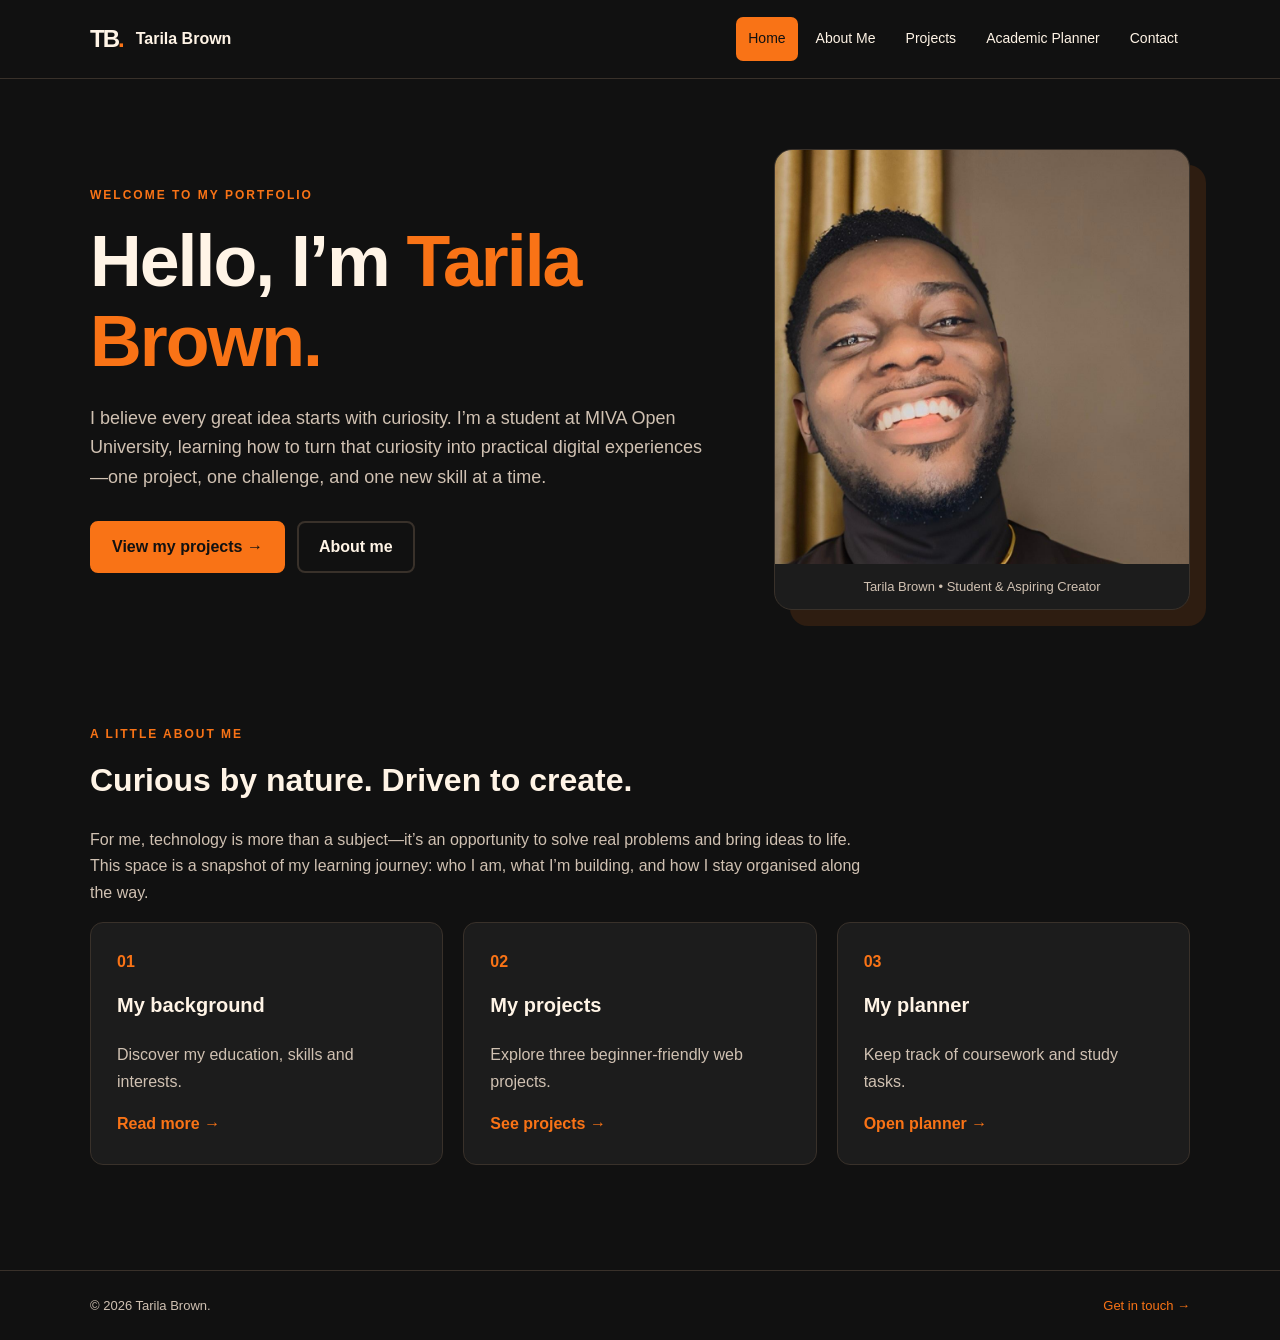
<file: index.html>
<!DOCTYPE html>
<html lang="en">
<head>
  <meta charset="UTF-8">
  <meta name="viewport" content="width=device-width, initial-scale=1">
  <meta name="description" content="Meet Tarila Brown: MIVA Open University student, curious thinker and aspiring technology creator.">
  <title>Home | Tarila Brown</title>
  <link rel="stylesheet" href="style.css">
  <script src="script.js" defer></script>
</head>
<body>
  <header class="site-header">
    <div class="container header-inner">
      <a class="brand" href="index.html"><span class="brand-mark">TB<span>.</span></span> Tarila Brown</a>
      <button class="menu-toggle" type="button" aria-expanded="false" aria-controls="site-nav">Menu ☰</button>
      <nav id="site-nav" class="site-nav" aria-label="Main navigation"><a href="index.html" aria-current="page">Home</a>
<a href="about.html">About Me</a>
<a href="projects.html">Projects</a>
<a href="planner.html">Academic Planner</a>
<a href="contact.html">Contact</a></nav>
    </div>
  </header>
  <main id="main-content" class="container">
<section class="hero"><div class="hero-copy"><p class="eyebrow">WELCOME TO MY PORTFOLIO</p><h1>Hello, I’m <span class="accent">Tarila Brown.</span></h1><p class="lead">I believe every great idea starts with curiosity. I’m a student at MIVA Open University, learning how to turn that curiosity into practical digital experiences—one project, one challenge, and one new skill at a time.</p><div class="button-row"><a class="btn" href="projects.html">View my projects →</a><a class="btn btn-outline" href="about.html">About me</a></div></div><div class="portrait-frame"><img src="images/tarila-brown.jpg" alt="Photograph of Tarila Brown"><span class="portrait-note">Tarila Brown • Student &amp; Aspiring Creator</span></div></section>
<section class="section"><div class="section-heading"><p class="eyebrow">A LITTLE ABOUT ME</p><h2>Curious by nature. Driven to create.</h2></div><p class="body-copy">For me, technology is more than a subject—it’s an opportunity to solve real problems and bring ideas to life. This space is a snapshot of my learning journey: who I am, what I’m building, and how I stay organised along the way.</p><div class="feature-grid"><article class="card"><span class="card-icon">01</span><h3>My background</h3><p>Discover my education, skills and interests.</p><a class="text-link" href="about.html">Read more →</a></article><article class="card"><span class="card-icon">02</span><h3>My projects</h3><p>Explore three beginner-friendly web projects.</p><a class="text-link" href="projects.html">See projects →</a></article><article class="card"><span class="card-icon">03</span><h3>My planner</h3><p>Keep track of coursework and study tasks.</p><a class="text-link" href="planner.html">Open planner →</a></article></div></section></main>
  <footer class="site-footer"><div class="container footer-inner"><p>&copy; <span id="year">2026</span> Tarila Brown.</p><a href="contact.html">Get in touch →</a></div></footer>
</body>
</html>
</file>
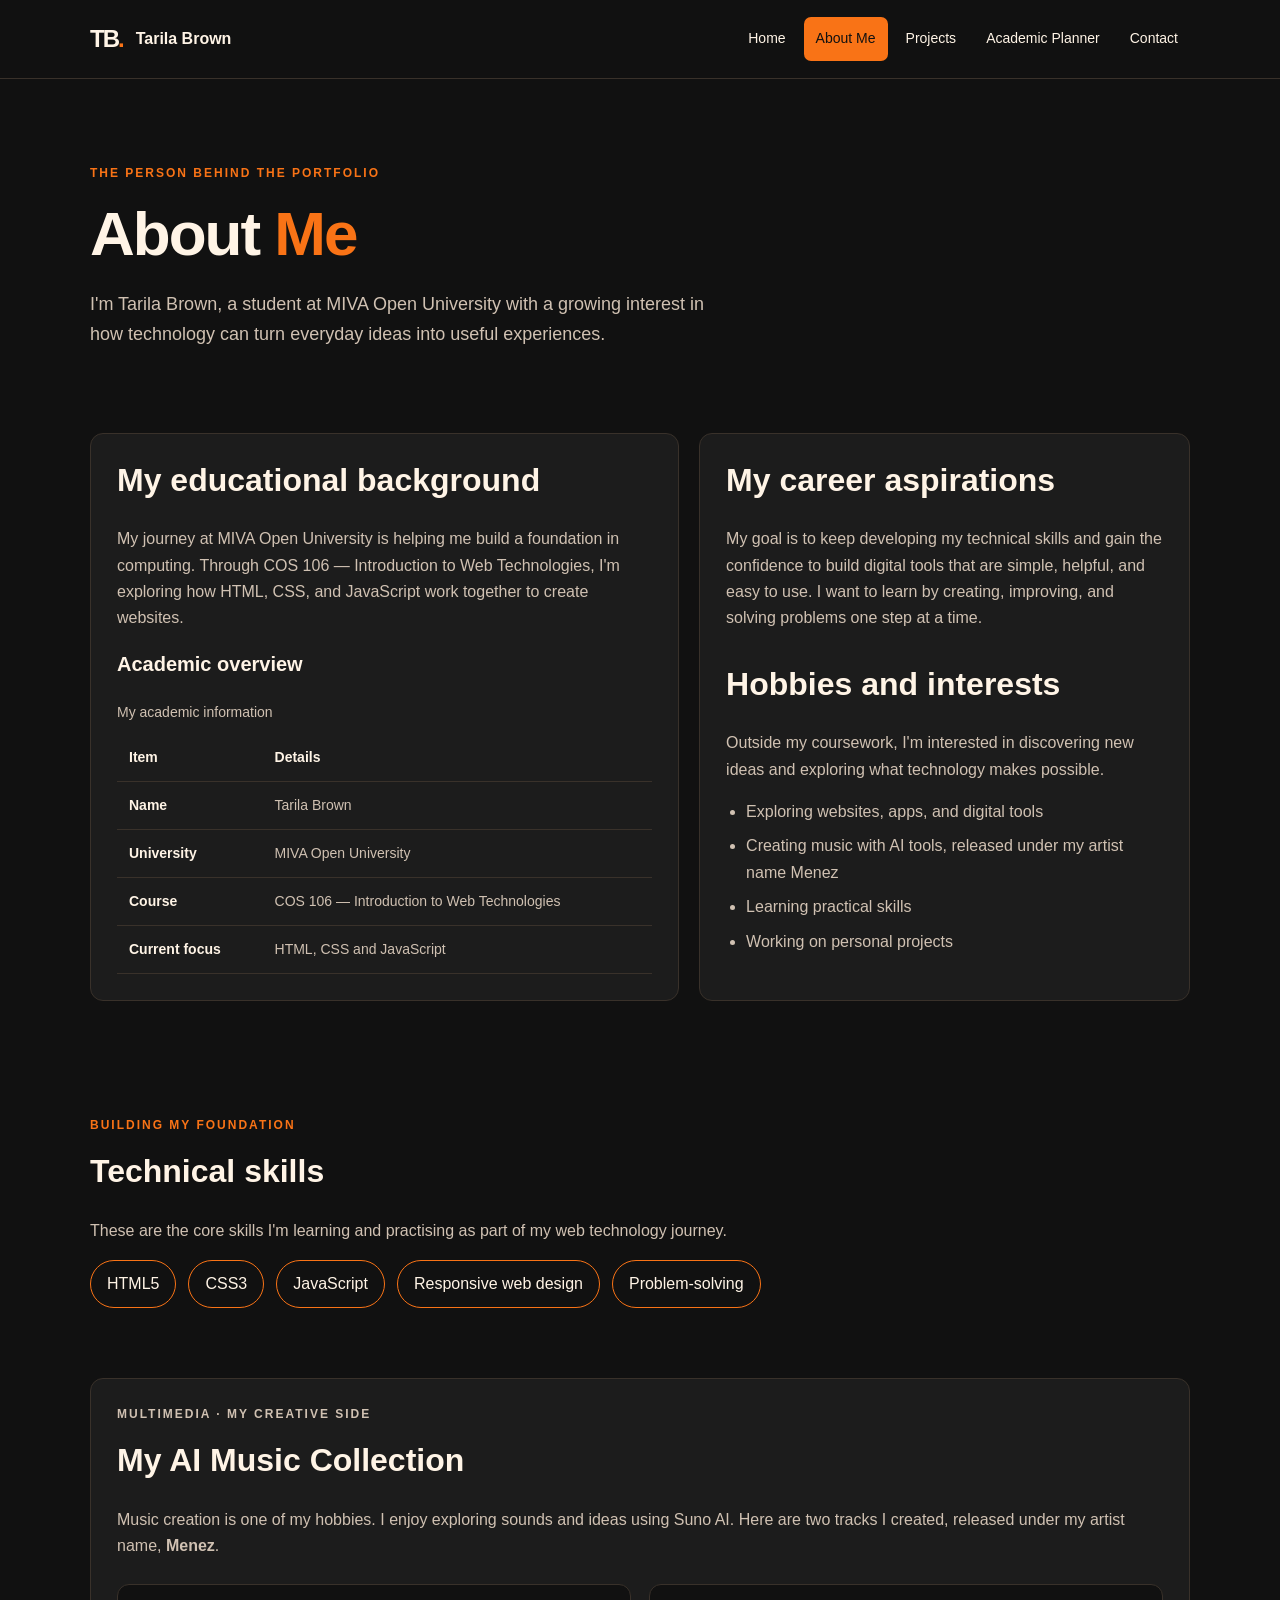
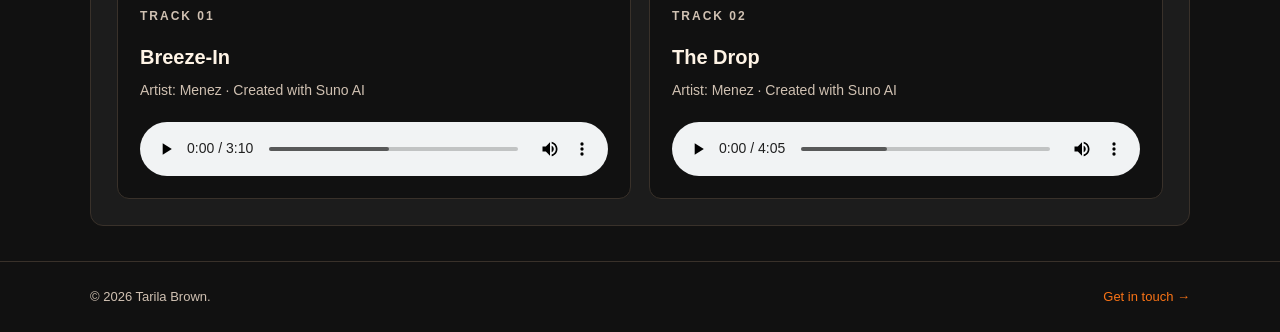
<file: about.html>
<!DOCTYPE html>
<html lang="en">
<head>
  <meta charset="UTF-8">
  <meta name="viewport" content="width=device-width, initial-scale=1">
  <meta name="description" content="Learn about Tarila Brown’s education, interests, skills, and goals.">
  <title>About Me | Tarila Brown</title>
  <link rel="stylesheet" href="style.css">
  <script src="script.js" defer></script>
</head>
<body>
  <header class="site-header">
    <div class="container header-inner">
      <a class="brand" href="index.html"><span class="brand-mark">TB<span>.</span></span> Tarila Brown</a>
      <button class="menu-toggle" type="button" aria-expanded="false" aria-controls="site-nav">Menu ☰</button>
      <nav id="site-nav" class="site-nav" aria-label="Main navigation"><a href="index.html">Home</a>
<a href="about.html" aria-current="page">About Me</a>
<a href="projects.html">Projects</a>
<a href="planner.html">Academic Planner</a>
<a href="contact.html">Contact</a></nav>
    </div>
  </header>
  <main id="main-content" class="container">
<section class="page-intro">
  <p class="eyebrow">THE PERSON BEHIND THE PORTFOLIO</p>
  <h1>About <span class="accent">Me</span></h1>
  <p class="lead">I'm Tarila Brown, a student at MIVA Open University with a growing interest in how technology can turn everyday ideas into useful experiences.</p>
</section>
<section class="section two-col">
  <article class="card">
    <h2>My educational background</h2>
    <p>My journey at MIVA Open University is helping me build a foundation in computing. Through COS 106 — Introduction to Web Technologies, I'm exploring how HTML, CSS, and JavaScript work together to create websites.</p>
    <h3>Academic overview</h3>
    <div class="table-wrap"><table>
      <caption>My academic information</caption>
      <thead><tr><th scope="col">Item</th><th scope="col">Details</th></tr></thead>
      <tbody>
        <tr><th scope="row">Name</th><td>Tarila Brown</td></tr>
        <tr><th scope="row">University</th><td>MIVA Open University</td></tr>
        <tr><th scope="row">Course</th><td>COS 106 — Introduction to Web Technologies</td></tr>
        <tr><th scope="row">Current focus</th><td>HTML, CSS and JavaScript</td></tr>
      </tbody>
    </table></div>
  </article>
  <article class="card">
    <h2>My career aspirations</h2>
    <p>My goal is to keep developing my technical skills and gain the confidence to build digital tools that are simple, helpful, and easy to use. I want to learn by creating, improving, and solving problems one step at a time.</p>
    <h2>Hobbies and interests</h2>
    <p>Outside my coursework, I'm interested in discovering new ideas and exploring what technology makes possible.</p>
    <ul class="bullet-list">
      <li>Exploring websites, apps, and digital tools</li>
      <li>Creating music with AI tools, released under my artist name Menez</li>
      <li>Learning practical skills</li>
      <li>Working on personal projects</li>
    </ul>
  </article>
</section>
<section class="section">
  <div class="section-heading"><p class="eyebrow">BUILDING MY FOUNDATION</p><h2>Technical skills</h2></div>
  <p class="body-copy">These are the core skills I'm learning and practising as part of my web technology journey.</p>
  <div class="skill-list"><span>HTML5</span><span>CSS3</span><span>JavaScript</span><span>Responsive web design</span><span>Problem-solving</span></div>
</section>
<section class="section card media-card" aria-labelledby="music-heading">
  <div>
    <p class="eyebrow">MULTIMEDIA · MY CREATIVE SIDE</p>
    <h2 id="music-heading">My AI Music Collection</h2>
    <p>Music creation is one of my hobbies. I enjoy exploring sounds and ideas using Suno AI. Here are two tracks I created, released under my artist name, <strong>Menez</strong>.</p>
  </div>
  <div class="music-grid">
    <article class="music-track">
      <p class="eyebrow">TRACK 01</p>
      <h3>Breeze-In</h3>
      <p>Artist: Menez · Created with Suno AI</p>
      <audio controls preload="metadata" aria-label="Listen to Breeze-In by Menez">
        <source src="media/Breeze-In.mp3" type="audio/mpeg">
        Your browser does not support audio playback.
      </audio>
    </article>
    <article class="music-track">
      <p class="eyebrow">TRACK 02</p>
      <h3>The Drop</h3>
      <p>Artist: Menez · Created with Suno AI</p>
      <audio controls preload="metadata" aria-label="Listen to The Drop by Menez">
        <source src="media/The%20Drop.mp3" type="audio/mpeg">
        Your browser does not support audio playback.
      </audio>
    </article>
  </div>
</section>
</main>
  <footer class="site-footer"><div class="container footer-inner"><p>&copy; <span id="year">2026</span> Tarila Brown.</p><a href="contact.html">Get in touch →</a></div></footer>
</body>
</html>
</file>
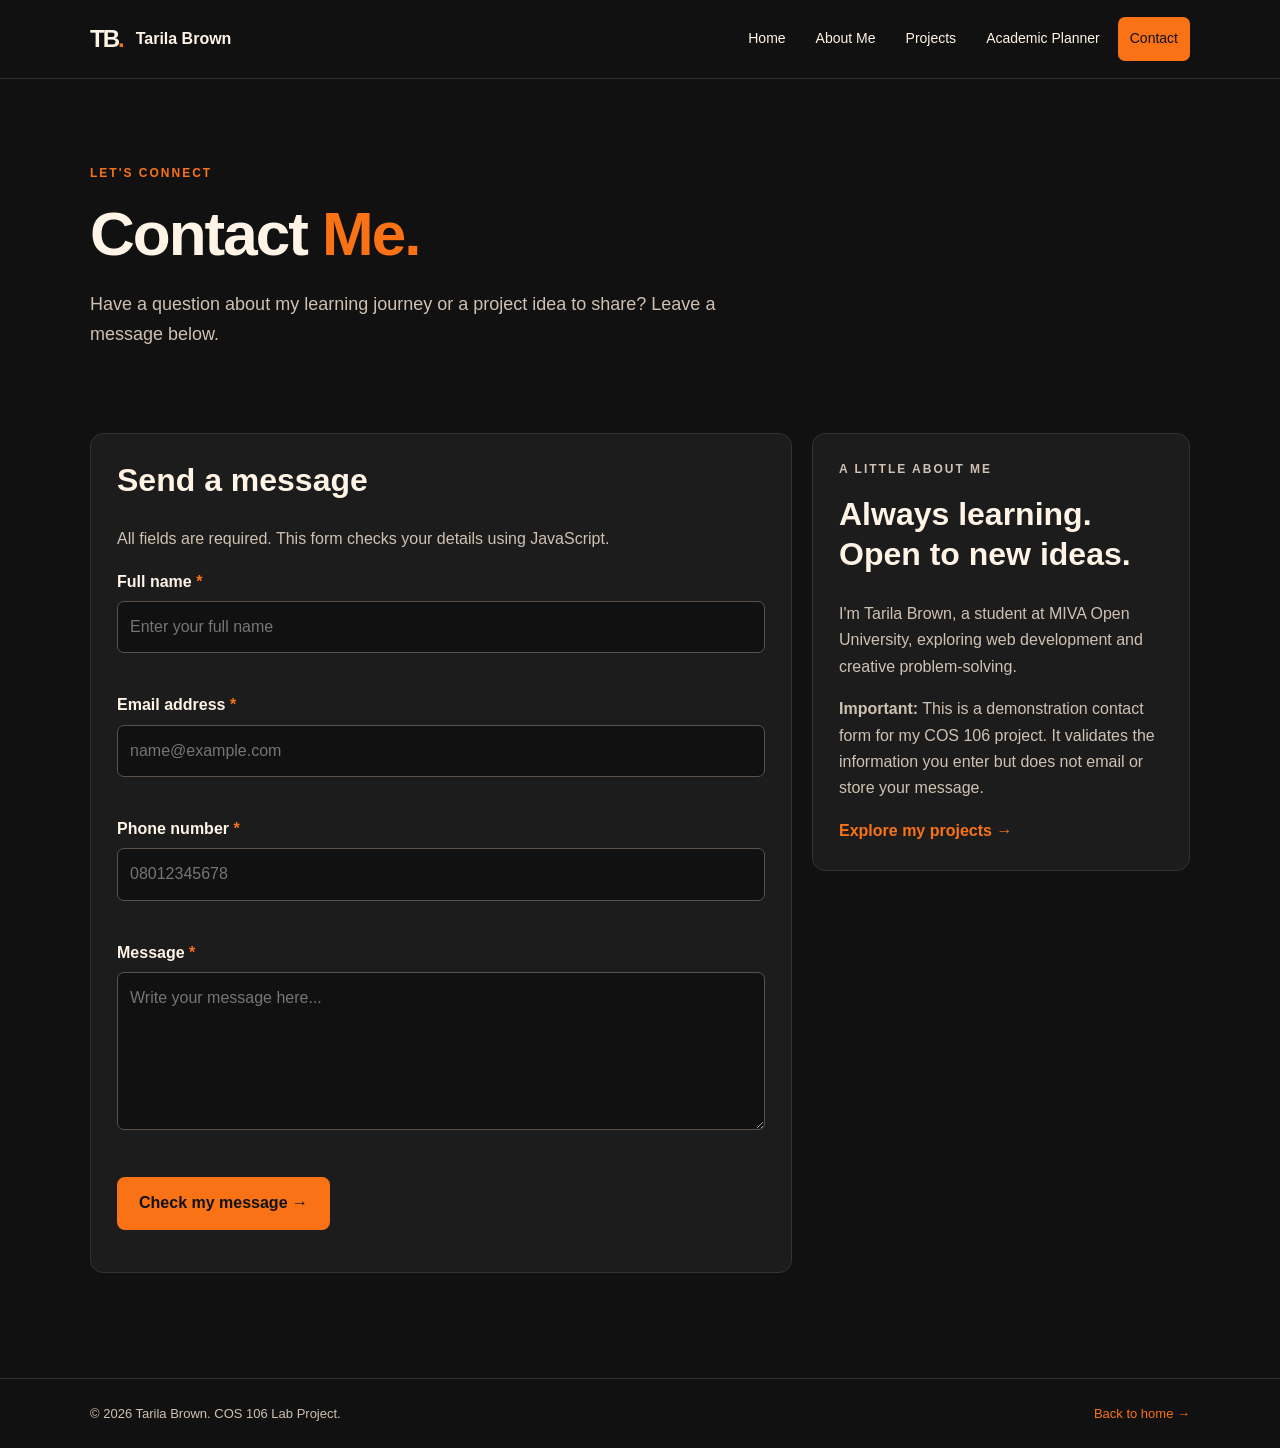
<file: contact.html>
<!DOCTYPE html>
<html lang="en">
<head>
  <meta charset="UTF-8">
  <meta name="viewport" content="width=device-width, initial-scale=1">
  <meta name="description" content="Contact Tarila Brown through the COS 106 student portfolio contact form.">
  <title>Contact | Tarila Brown</title>
  <link rel="stylesheet" href="style.css">
  <script src="script.js" defer></script>
</head>
<body>
  <header class="site-header">
    <div class="container header-inner">
      <a class="brand" href="index.html"><span class="brand-mark">TB<span>.</span></span> Tarila Brown</a>
      <button class="menu-toggle" type="button" aria-expanded="false" aria-controls="site-nav">Menu ☰</button>
      <nav id="site-nav" class="site-nav" aria-label="Main navigation">
        <a href="index.html">Home</a>
        <a href="about.html">About Me</a>
        <a href="projects.html">Projects</a>
        <a href="planner.html">Academic Planner</a>
        <a href="contact.html" aria-current="page">Contact</a>
      </nav>
    </div>
  </header>
  <main id="main-content" class="container">
    <section class="page-intro">
      <p class="eyebrow">LET'S CONNECT</p>
      <h1>Contact <span class="accent">Me.</span></h1>
      <p class="lead">Have a question about my learning journey or a project idea to share? Leave a message below.</p>
    </section>
    <section class="section contact-layout" aria-label="Contact form and information">
      <div class="card">
        <h2>Send a message</h2>
        <p class="body-copy">All fields are required. This form checks your details using JavaScript.</p>
        <form id="contact-form" novalidate>
          <div class="form-field">
            <label for="contact-name">Full name <span class="accent" aria-hidden="true">*</span></label>
            <input id="contact-name" name="name" type="text" autocomplete="name" placeholder="Enter your full name" required aria-describedby="name-error">
            <small id="name-error" class="field-error" aria-live="polite"></small>
          </div>
          <div class="form-field">
            <label for="contact-email">Email address <span class="accent" aria-hidden="true">*</span></label>
            <input id="contact-email" name="email" type="email" autocomplete="email" placeholder="name@example.com" required aria-describedby="email-error">
            <small id="email-error" class="field-error" aria-live="polite"></small>
          </div>
          <div class="form-field">
            <label for="contact-phone">Phone number <span class="accent" aria-hidden="true">*</span></label>
            <input id="contact-phone" name="phone" type="tel" inputmode="numeric" pattern="[0-9]+" autocomplete="tel" placeholder="08012345678" required aria-describedby="phone-error">
            <small id="phone-error" class="field-error" aria-live="polite"></small>
          </div>
          <div class="form-field">
            <label for="contact-message">Message <span class="accent" aria-hidden="true">*</span></label>
            <textarea id="contact-message" name="message" rows="5" placeholder="Write your message here..." required aria-describedby="message-error"></textarea>
            <small id="message-error" class="field-error" aria-live="polite"></small>
          </div>
          <button class="btn" type="submit">Check my message →</button>
          <p id="form-feedback" role="status" aria-live="polite"></p>
        </form>
      </div>
      <aside class="card contact-side">
        <p class="eyebrow">A LITTLE ABOUT ME</p>
        <h2>Always learning. Open to new ideas.</h2>
        <p>I'm Tarila Brown, a student at MIVA Open University, exploring web development and creative problem-solving.</p>
        <p class="body-copy"><strong>Important:</strong> This is a demonstration contact form for my COS 106 project. It validates the information you enter but does not email or store your message.</p>
        <a class="text-link" href="projects.html">Explore my projects →</a>
      </aside>
    </section>
  </main>
  <footer class="site-footer"><div class="container footer-inner"><p>&copy; <span id="year">2026</span> Tarila Brown. COS 106 Lab Project.</p><a href="index.html">Back to home →</a></div></footer>
</body>
</html>
</file>
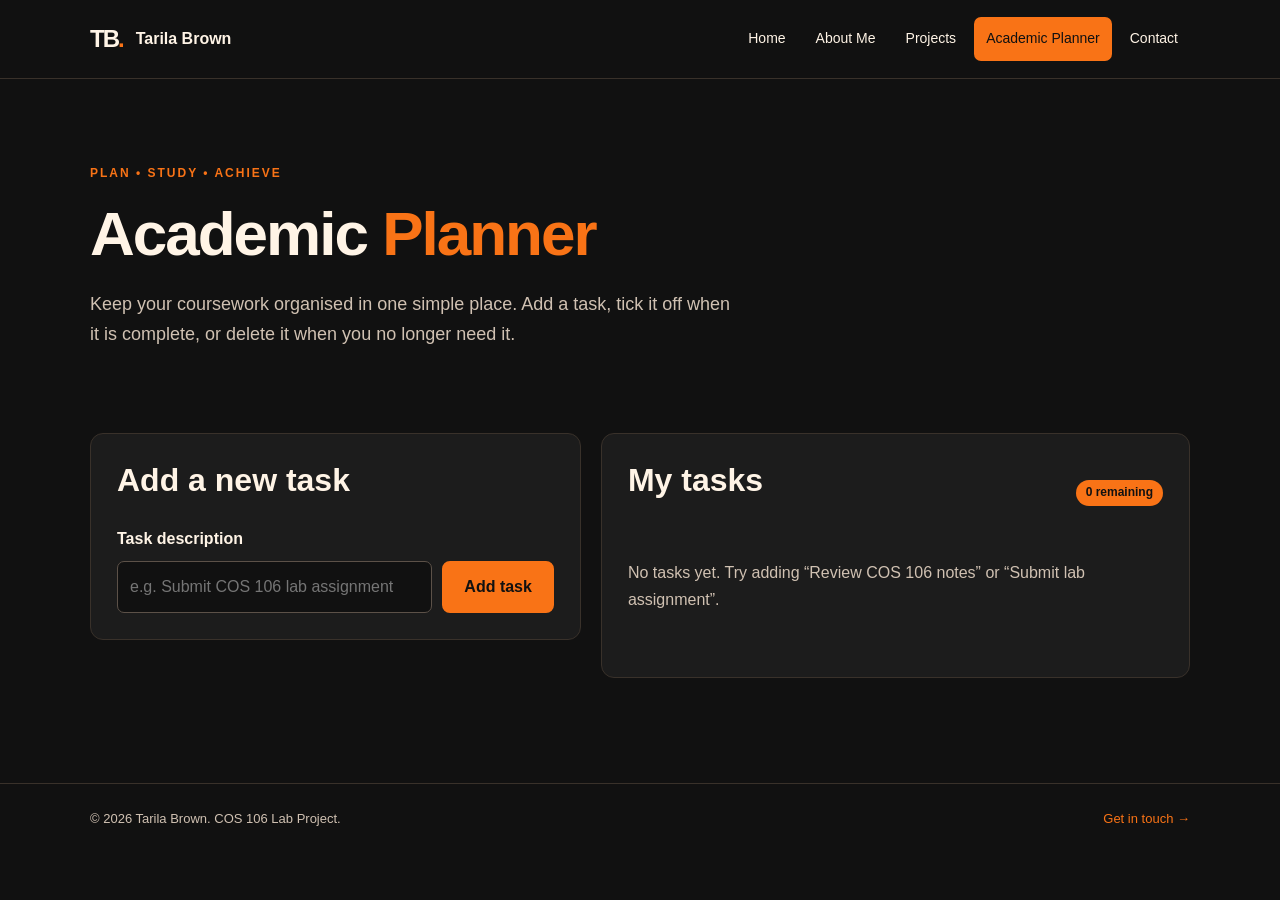
<file: planner.html>
<!DOCTYPE html>
<html lang="en">
<head>
  <meta charset="UTF-8">
  <meta name="viewport" content="width=device-width, initial-scale=1">
  <meta name="description" content="Student portfolio and academic planner for COS 106.">
  <title>Academic Planner | Tarila Brown</title>
  <link rel="stylesheet" href="style.css">
  <script src="script.js" defer></script>
</head>
<body>
  <header class="site-header">
    <div class="container header-inner">
      <a class="brand" href="index.html"><span class="brand-mark">TB<span>.</span></span> Tarila Brown</a>
      <button class="menu-toggle" type="button" aria-expanded="false" aria-controls="site-nav">Menu ☰</button>
      <nav id="site-nav" class="site-nav" aria-label="Main navigation"><a href="index.html">Home</a>
<a href="about.html">About Me</a>
<a href="projects.html">Projects</a>
<a href="planner.html" aria-current="page">Academic Planner</a>
<a href="contact.html">Contact</a></nav>
    </div>
  </header>
  <main id="main-content" class="container">
<section class="page-intro"><p class="eyebrow">PLAN • STUDY • ACHIEVE</p><h1>Academic <span class="accent">Planner</span></h1><p class="lead">Keep your coursework organised in one simple place. Add a task, tick it off when it is complete, or delete it when you no longer need it.</p></section>
<section class="section planner-layout"><div class="card"><h2>Add a new task</h2><form id="task-form"><label for="task-input">Task description</label><div class="task-entry"><input id="task-input" name="task" type="text" maxlength="120" placeholder="e.g. Submit COS 106 lab assignment" required><button class="btn" type="submit">Add task</button></div></form></div><div class="card"><div class="task-heading"><h2>My tasks</h2><span id="task-count" class="count-pill">0 remaining</span></div><ul id="task-list" class="task-list" aria-live="polite"></ul><p id="empty-tasks" class="empty-state">No tasks yet. Try adding “Review COS 106 notes” or “Submit lab assignment”.</p></div></section></main>
  <footer class="site-footer"><div class="container footer-inner"><p>&copy; <span id="year">2026</span> Tarila Brown. COS 106 Lab Project.</p><a href="contact.html">Get in touch →</a></div></footer>
</body>
</html>
</file>
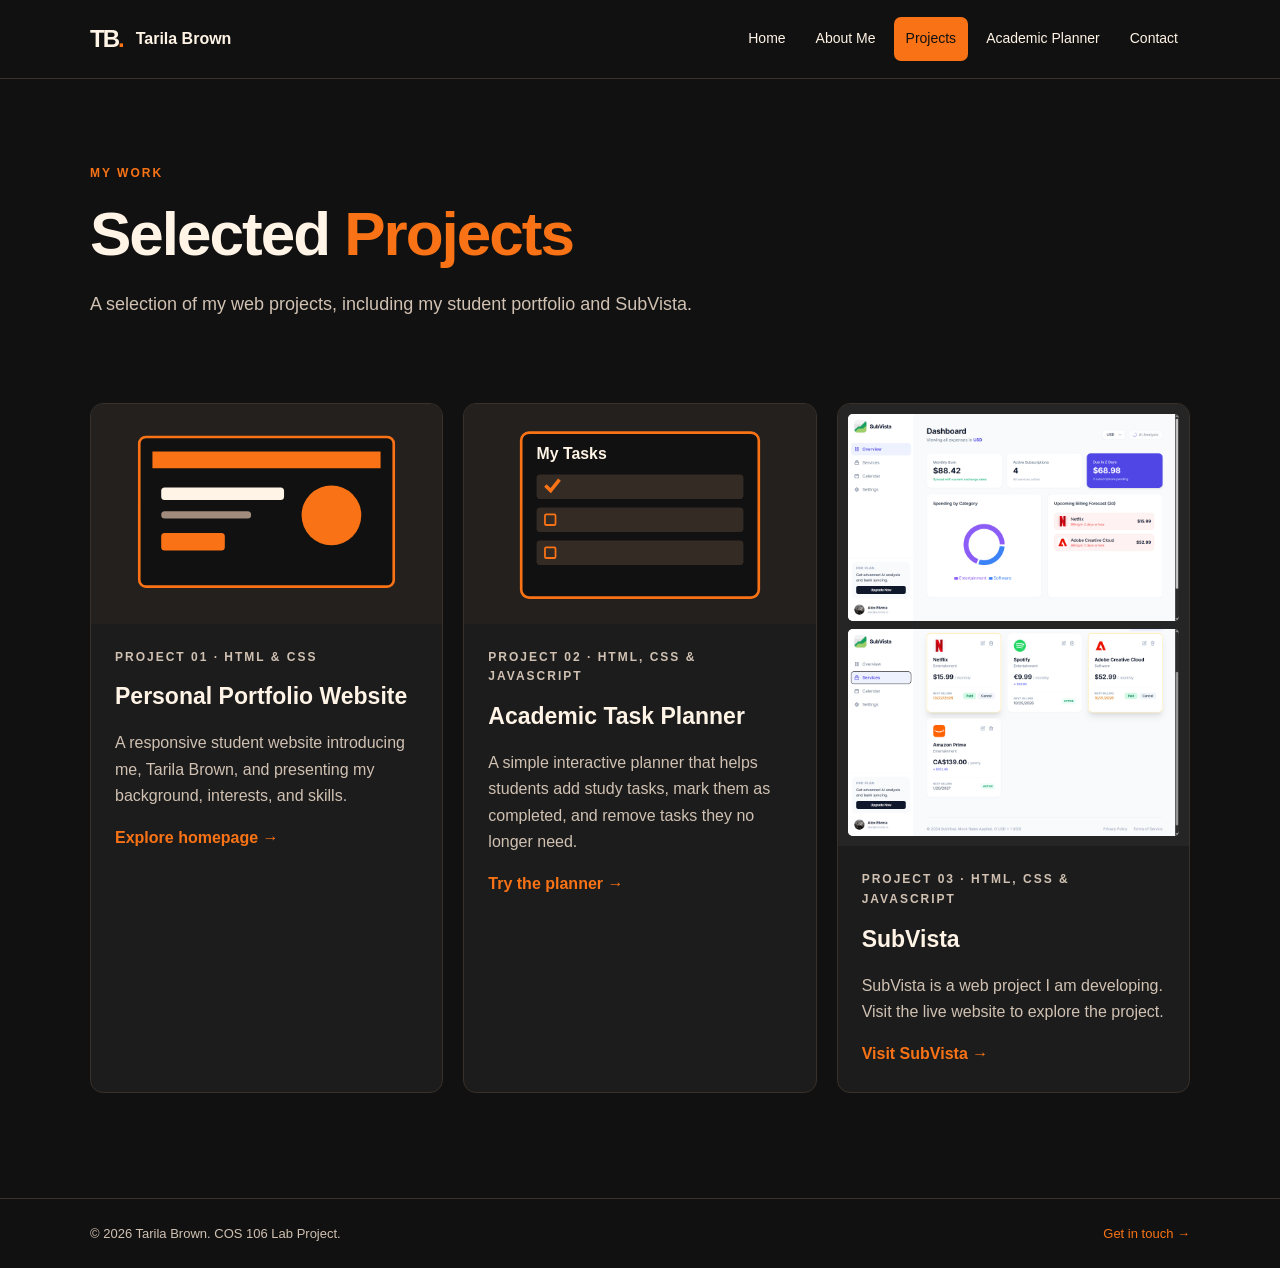
<file: projects.html>
<!DOCTYPE html>
<html lang="en">
<head>
  <meta charset="UTF-8">
  <meta name="viewport" content="width=device-width, initial-scale=1">
  <meta name="description" content="Explore three sample web projects by Tarila Brown for COS 106.">
  <title>Projects | Tarila Brown</title>
  <link rel="stylesheet" href="style.css">
  <script src="script.js" defer></script>
</head>
<body>
  <header class="site-header">
    <div class="container header-inner">
      <a class="brand" href="index.html"><span class="brand-mark">TB<span>.</span></span> Tarila Brown</a>
      <button class="menu-toggle" type="button" aria-expanded="false" aria-controls="site-nav">Menu ☰</button>
      <nav id="site-nav" class="site-nav" aria-label="Main navigation">
        <a href="index.html">Home</a>
        <a href="about.html">About Me</a>
        <a href="projects.html" aria-current="page">Projects</a>
        <a href="planner.html">Academic Planner</a>
        <a href="contact.html">Contact</a>
      </nav>
    </div>
  </header>
  <main id="main-content" class="container">
    <section class="page-intro">
      <p class="eyebrow">MY WORK</p>
      <h1>Selected <span class="accent">Projects</span></h1>
      <p class="lead">A selection of my web projects, including my student portfolio and SubVista.</p>
    </section>
    <section class="section project-grid" aria-label="Sample projects">
      <article class="card project-card">
        <img src="images/project-1.svg" alt="Illustration of a personal portfolio website">
        <div class="project-content">
          <p class="eyebrow">PROJECT 01 · HTML &amp; CSS</p>
          <h2>Personal Portfolio Website</h2>
          <p>A responsive student website introducing me, Tarila Brown, and presenting my background, interests, and skills.</p>
          <a class="text-link" href="index.html">Explore homepage →</a>
        </div>
      </article>
      <article class="card project-card">
        <img src="images/project-2.svg" alt="Illustration of a student academic task planner">
        <div class="project-content">
          <p class="eyebrow">PROJECT 02 · HTML, CSS &amp; JAVASCRIPT</p>
          <h2>Academic Task Planner</h2>
          <p>A simple interactive planner that helps students add study tasks, mark them as completed, and remove tasks they no longer need.</p>
          <a class="text-link" href="planner.html">Try the planner →</a>
        </div>
      </article>
      <article class="card project-card">
        <div class="subvista-gallery">
          <img class="subvista-screenshot" src="images/subvista-dashboard.png" alt="SubVista overview dashboard showing subscription spending and upcoming bills">
          <img class="subvista-screenshot" src="images/subvista-services.png" alt="SubVista services page showing Netflix, Spotify, Adobe Creative Cloud, and Amazon Prime subscriptions">
        </div>
        <div class="project-content">
          <p class="eyebrow">PROJECT 03 · HTML, CSS &amp; JAVASCRIPT</p>
          <h2>SubVista</h2>
          <p>SubVista is a web project I am developing. Visit the live website to explore the project.</p>
          <a class="text-link" href="https://sub-vista1.vercel.app/" target="_blank" rel="noopener noreferrer">Visit SubVista →</a>
        </div>
      </article>
    </section>
  </main>
  <footer class="site-footer">
    <div class="container footer-inner">
      <p>&copy; <span id="year">2026</span> Tarila Brown. COS 106 Lab Project.</p>
      <a href="contact.html">Get in touch →</a>
    </div>
  </footer>
</body>
</html>
</file>
<file: style.css>
/* COS 106 portfolio: black, orange, cream */
:root{--black:#111111;--orange:#f97316;--cream:#fff4e6;--panel:#1c1c1c;--line:#39312a;--muted:#d0c1b2}*{box-sizing:border-box}html{scroll-behavior:smooth}body{margin:0;background:var(--black);color:var(--cream);font:16px/1.65 Arial,Helvetica,sans-serif}a{color:inherit;text-decoration:none}button,input,textarea{font:inherit}button{cursor:pointer}img,video{max-width:100%}.container{width:min(1100px,calc(100% - 40px));margin-inline:auto}.site-header{border-bottom:1px solid var(--line);position:relative;background:var(--black);z-index:2}.header-inner{min-height:78px;display:flex;align-items:center;justify-content:space-between;gap:20px}.brand{display:flex;align-items:center;gap:13px;font-weight:700;white-space:nowrap}.brand-mark{font-size:24px;letter-spacing:-2px}.brand-mark span,.accent,.text-link{color:var(--orange)}.site-nav{display:flex;gap:6px;align-items:center}.site-nav a{font-size:14px;padding:10px 12px;border-radius:7px;transition:background .2s,color .2s}.site-nav a:hover,.site-nav a[aria-current=page]{background:var(--orange);color:var(--black)}.menu-toggle{display:none;background:transparent;color:var(--cream);border:1px solid var(--line);padding:8px 12px;border-radius:7px}.hero{display:grid;grid-template-columns:1.2fr .8fr;align-items:center;gap:60px;min-height:560px;padding:70px 0}.eyebrow{font-size:12px;font-weight:800;letter-spacing:2px;color:var(--orange);margin:0 0 15px}h1,h2,h3,p{margin-top:0}h1{font-size:clamp(40px,5.6vw,74px);line-height:1.12;letter-spacing:-2px;margin-bottom:22px}h2{font-size:clamp(23px,3vw,32px);line-height:1.25}h3{font-size:20px}.lead{color:var(--muted);font-size:18px;max-width:650px}.body-copy{max-width:780px;color:var(--muted)}.button-row{display:flex;flex-wrap:wrap;gap:12px;margin-top:28px}.btn{display:inline-flex;align-items:center;justify-content:center;min-height:46px;padding:11px 20px;background:var(--orange);color:var(--black);font-weight:700;border:2px solid var(--orange);border-radius:8px;transition:transform .2s,background .2s}.btn:hover{transform:translateY(-2px);background:var(--cream);border-color:var(--cream)}.btn-outline{background:transparent;color:var(--cream);border-color:var(--line)}.btn-outline:hover{color:var(--black)}.portrait-frame{background:var(--panel);border:1px solid var(--line);border-radius:18px;overflow:hidden;box-shadow:16px 16px 0 rgba(249,115,22,.12)}.portrait-frame img{display:block;width:100%;aspect-ratio:4/4;object-fit:cover}.portrait-note{display:block;padding:12px;text-align:center;font-size:13px;color:var(--muted)}.section{padding:45px 0 70px}.section-heading{margin-bottom:25px}.feature-grid,.project-grid{display:grid;grid-template-columns:repeat(3,1fr);gap:20px}.card{background:var(--panel);border:1px solid var(--line);border-radius:13px;padding:26px}.card p{color:var(--muted)}.card-icon{display:inline-block;color:var(--orange);font-weight:800;margin-bottom:14px}.text-link{font-weight:700}.text-link:hover{text-decoration:underline}.page-intro{padding:85px 0 20px}.page-intro h1{font-size:clamp(40px,5vw,62px)}.two-col{display:grid;grid-template-columns:1.2fr 1fr;gap:20px}.two-col .card h2:not(:first-child){margin-top:32px}.table-wrap{overflow-x:auto}table{width:100%;border-collapse:collapse;font-size:14px}caption{text-align:left;color:var(--muted);margin-bottom:10px}th,td{padding:12px;text-align:left;border-bottom:1px solid var(--line)}th{color:var(--cream)}td{color:var(--muted)}.bullet-list{padding-left:20px;color:var(--muted)}.bullet-list li{margin:8px 0}.skill-list{display:flex;flex-wrap:wrap;gap:12px}.skill-list span{padding:10px 16px;border:1px solid var(--orange);border-radius:100px;color:var(--cream)}.media-card video{display:block;width:100%;max-width:680px;aspect-ratio:16/9;background:#000;border-radius:8px}.small-note{font-size:13px;color:var(--muted);margin:14px 0 0}.project-card{padding:0;overflow:hidden}.project-card img{width:100%;aspect-ratio:16/10;object-fit:cover;display:block}.project-content{padding:24px}.project-content h2{font-size:23px}.planner-layout{display:grid;grid-template-columns:1fr 1.2fr;gap:20px;align-items:start}.task-entry{display:flex;gap:10px;margin-top:8px}.task-entry input{min-width:0;flex:1}.task-entry .btn{white-space:nowrap}.task-heading{display:flex;align-items:center;justify-content:space-between;gap:10px}.count-pill{background:var(--orange);color:var(--black);border-radius:100px;padding:3px 10px;font-size:12px;font-weight:700}.task-list{list-style:none;padding:0;margin:12px 0}.task-item{display:flex;align-items:center;gap:10px;padding:13px 0;border-bottom:1px solid var(--line)}.task-item label{flex:1;overflow-wrap:anywhere}.task-item.completed label{text-decoration:line-through;color:var(--muted)}.delete-task{border:1px solid var(--line);border-radius:6px;background:transparent;color:var(--cream);padding:5px 9px}.delete-task:hover{border-color:var(--orange);color:var(--orange)}.empty-state{padding:22px 0;color:var(--muted)}.contact-layout{display:grid;grid-template-columns:1.3fr .7fr;gap:20px;align-items:start}.form-field{margin-bottom:18px}label{display:block;font-weight:600;margin-bottom:6px}input:not([type=checkbox]),textarea{width:100%;background:var(--black);border:1px solid #5c5148;color:var(--cream);padding:12px;border-radius:7px}input:focus,textarea:focus{outline:2px solid var(--orange);outline-offset:1px}input[type=checkbox]{accent-color:var(--orange);width:18px;height:18px}#form-feedback{margin:15px 0 0}#form-feedback.error{color:#ffad83}#form-feedback.success{color:var(--cream)}.site-footer{margin-top:35px;border-top:1px solid var(--line)}.footer-inner{display:flex;justify-content:space-between;align-items:center;gap:16px;padding:24px 0;color:var(--muted);font-size:13px}.footer-inner p{margin:0}.footer-inner a{color:var(--orange)}@media(max-width:850px){.header-inner{flex-wrap:wrap;padding:15px 0}.menu-toggle{display:block}.site-nav{display:none;flex-basis:100%;flex-direction:column;align-items:stretch}.site-nav.open{display:flex}.hero{gap:30px;min-height:0}.feature-grid,.project-grid{grid-template-columns:repeat(2,1fr)}.planner-layout,.contact-layout{grid-template-columns:1fr}}@media(max-width:600px){.container{width:min(100% - 28px,1100px)}.hero,.two-col,.feature-grid,.project-grid{grid-template-columns:1fr}.hero{padding:45px 0}.page-intro{padding:55px 0 10px}.section{padding:30px 0 45px}.card{padding:20px}.task-entry{flex-direction:column}.footer-inner{flex-direction:column;align-items:flex-start}h1{letter-spacing:-1px}}@media(prefers-reduced-motion:reduce){*,*::before,*::after{scroll-behavior:auto!important;transition:none!important}}

/* Homepage portrait: keep the face comfortably framed on desktop and mobile. */
.portrait-frame img{object-position:center 38%;}

/* Contact form validation and keyboard accessibility */
.field-error{display:block;min-height:1.3em;margin-top:4px;color:#ffb4a2;font-size:13px}
.form-field input[aria-invalid="true"],.form-field textarea[aria-invalid="true"]{border-color:#ff8b75;outline:1px solid #ff8b75}
.form-field input:focus-visible,.form-field textarea:focus-visible,.btn:focus-visible,.site-nav a:focus-visible{outline:3px solid var(--orange);outline-offset:3px}
#form-feedback{margin-top:16px;font-weight:700}
#form-feedback.error{color:#ffb4a2}
#form-feedback.success{color:#b5e7b4}

/* Show the complete SubVista dashboard screenshot without cropping it. */
.project-card img.subvista-screenshot{object-fit:contain;background:#f6f8fb}

/* Two real SubVista screenshots, stacked and fully visible. */
.subvista-gallery{display:grid;gap:8px;padding:10px;background:#252525}
.project-card .subvista-gallery img{width:100%;height:auto;aspect-ratio:auto;object-fit:contain;border-radius:5px}

/* Music gallery */
.music-grid{display:grid;grid-template-columns:repeat(2,minmax(0,1fr));gap:18px;margin-top:24px}
.music-track{min-width:0;background:var(--black);border:1px solid var(--line);border-radius:12px;padding:22px}
.music-track h3{margin-bottom:5px}.music-track p:not(.eyebrow){color:var(--muted);font-size:14px}
.music-track audio{display:block;width:100%;margin-top:20px;accent-color:var(--orange)}
@media(max-width:650px){.music-grid{grid-template-columns:1fr}}
</file>
